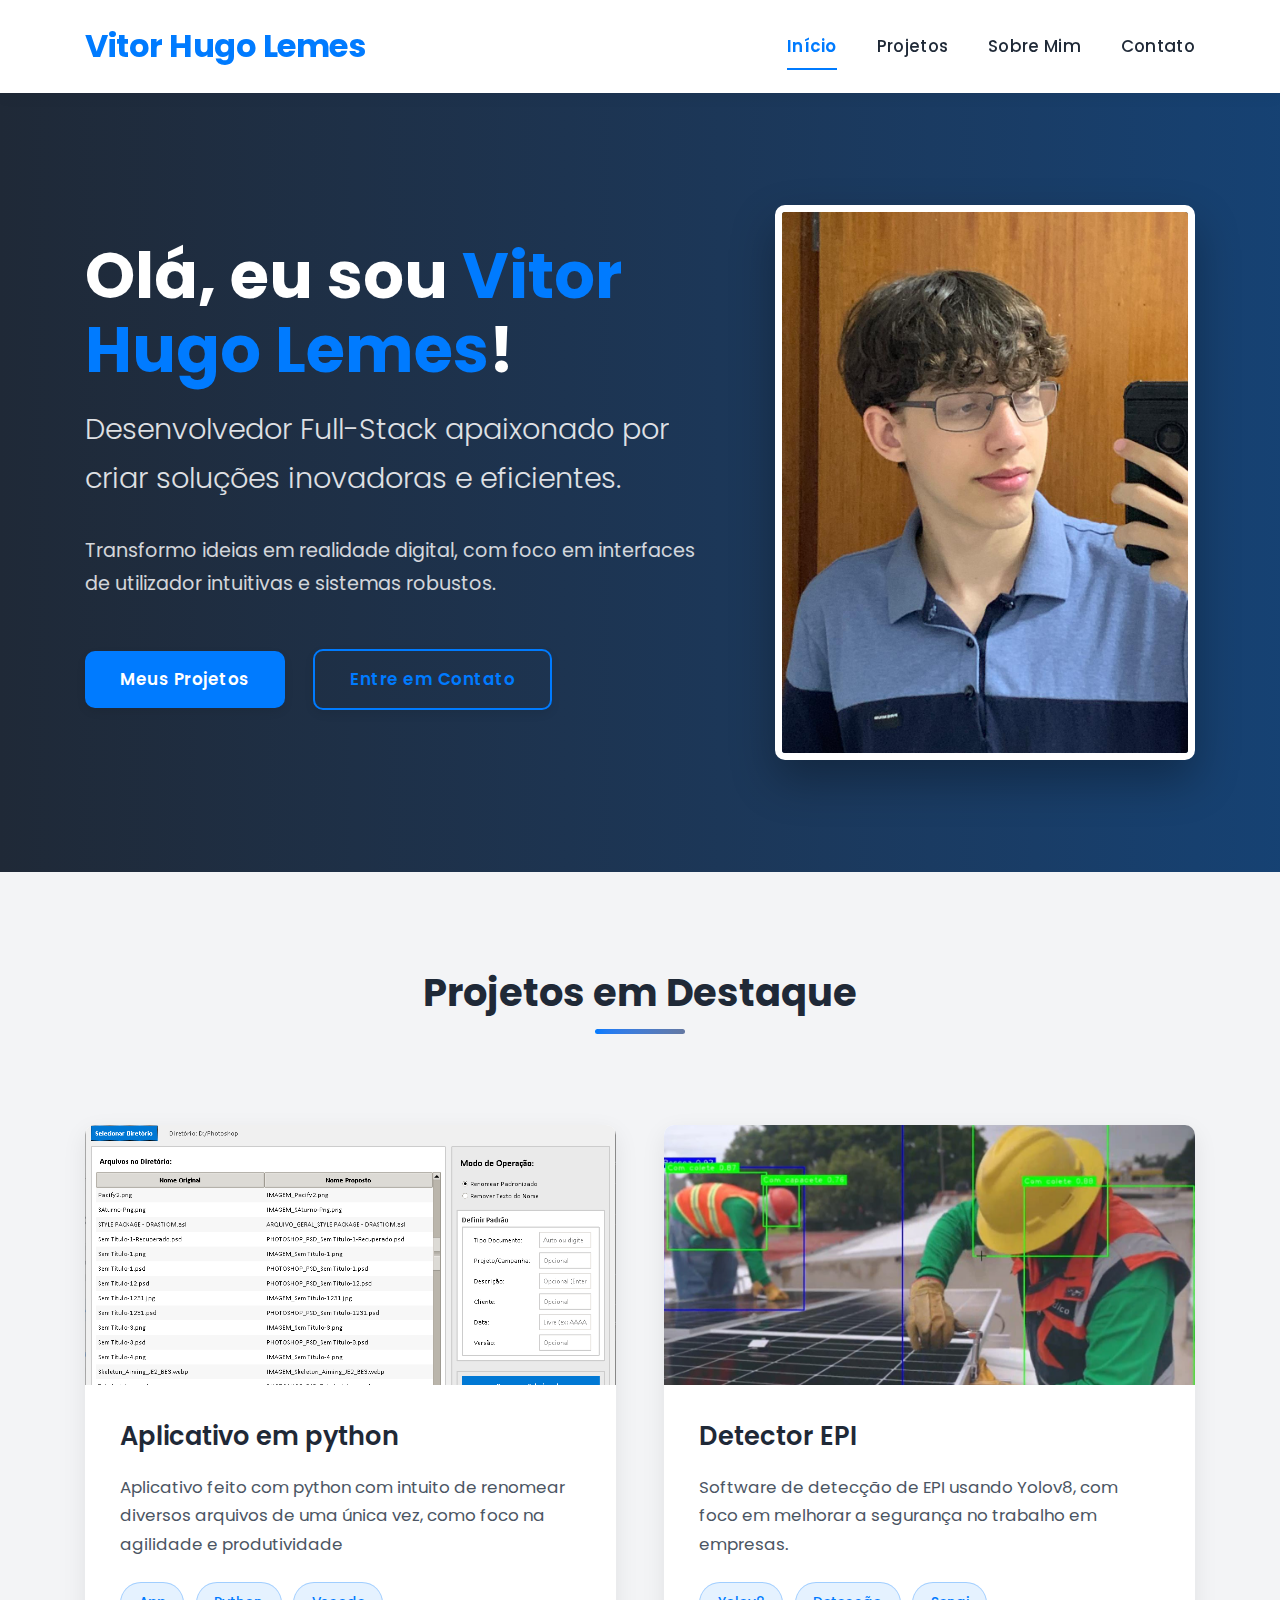
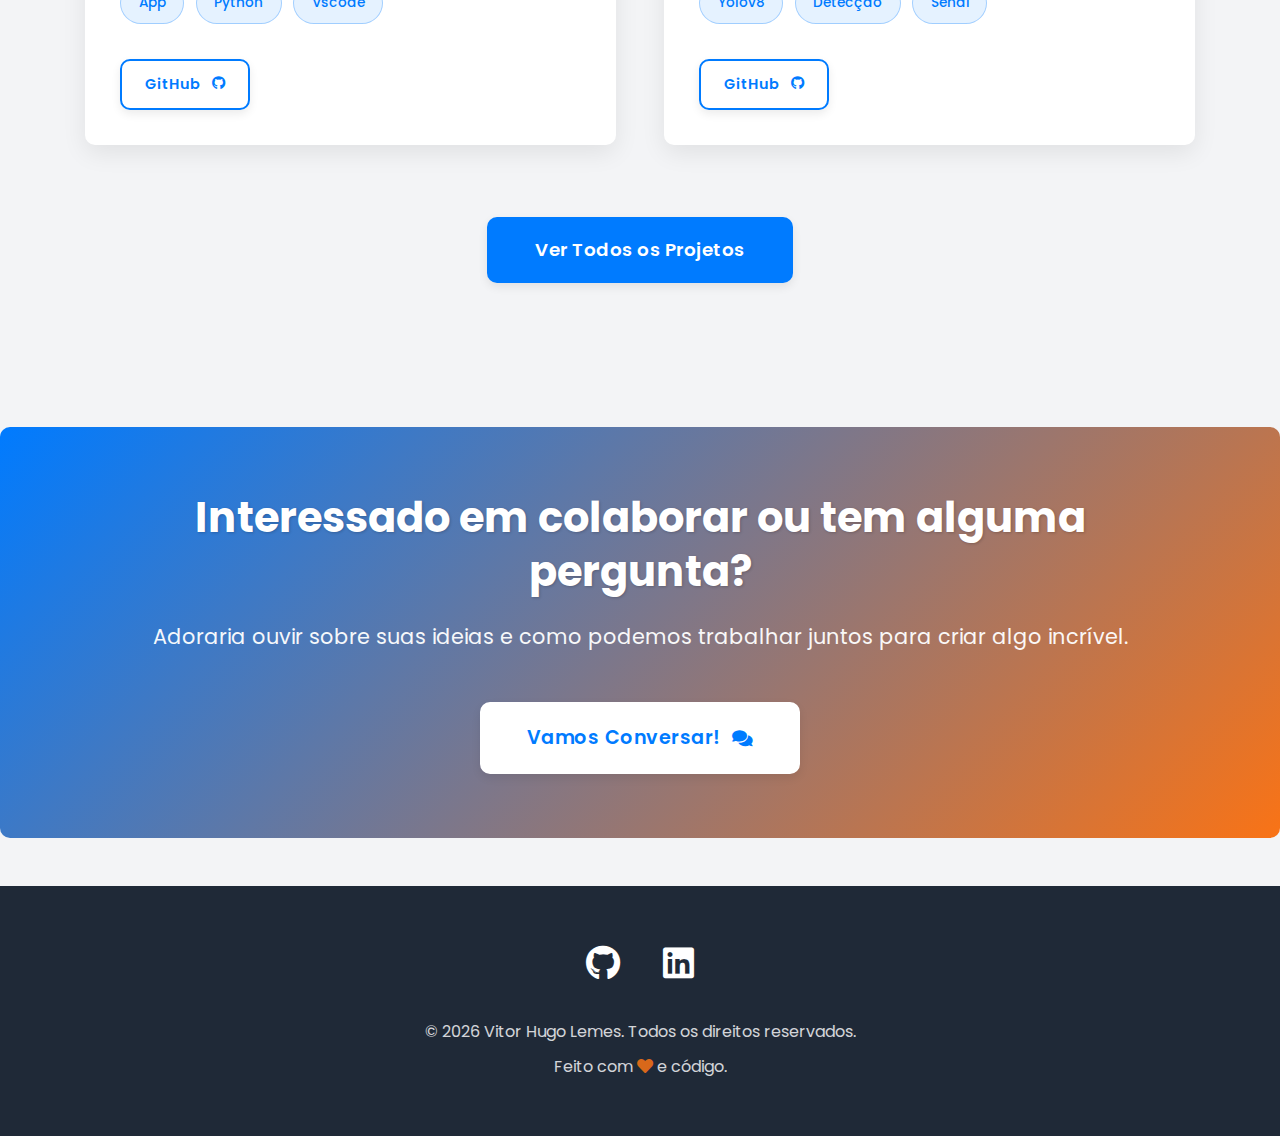
<file: index.html>
<!DOCTYPE html>
<html lang="pt-BR">
<head>
    <meta charset="UTF-8">
    <meta name="viewport" content="width=device-width, initial-scale=1.0">
    <title>Vitor Hugo Lemes - Portfólio Profissional</title> 
    <link rel="stylesheet" href="css/style.css">
    <link rel="stylesheet" href="https://cdnjs.cloudflare.com/ajax/libs/font-awesome/5.15.4/css/all.min.css">
    <link href="https://fonts.googleapis.com/css2?family=Poppins:wght@300;400;500;700&display=swap" rel="stylesheet">
</head>
<body>
    <header>
        <div class="container">
            <div class="logo">
                <a href="index.html">Vitor Hugo Lemes</a>
            </div>
            <nav class="navbar">
                <button class="menu-toggle" id="mobile-menu" aria-label="Menu">
                    <span class="bar"></span>
                    <span class="bar"></span>
                    <span class="bar"></span>
                </button>
                <ul class="nav-list">
                    <li><a href="index.html" class="active">Início</a></li>
                    <li><a href="projects.html">Projetos</a></li>
                    <li><a href="about.html">Sobre Mim</a></li>
                    <li><a href="contact.html">Contato</a></li>
                </ul>
            </nav>
        </div>
    </header>

    <main>
        <section id="hero">
            <div class="container hero-content">
                <div class="hero-text">
                    <h1>Olá, eu sou <span class="highlight">Vitor Hugo Lemes</span>!</h1>
                    <p class="subtitle">Desenvolvedor Full-Stack apaixonado por criar soluções inovadoras e eficientes.</p>
                    <p>Transformo ideias em realidade digital, com foco em interfaces de utilizador intuitivas e sistemas robustos.</p>
                    <div class="hero-buttons">
                        <a href="projects.html" class="btn btn-primary">Meus Projetos</a>
                        <a href="contact.html" class="btn btn-secondary">Entre em Contato</a>
                    </div>
                </div>
                <div class="hero-image">
                    <img src="img/index_foto.jpg" alt="Foto de Perfil de Vitor Lemes" onerror="this.onerror=null; this.src='https://placehold.co/400x400/007BFF/FFFFFF?text=Vitor+Lemes&font=poppins';">
                </div>
            </div>
        </section>

        <section id="featured-projects">
            <div class="container">
                <div class="section-title">
                    <h2>Projetos em Destaque</h2>
                </div>
                <div class="projects-grid">
                    <div class="project-card">
                        <img src="img/Renomeador.png" alt="Aplicativo Renomeador em Python" class="project-image" onerror="this.onerror=null; this.src='https://placehold.co/600x400/A9CCE3/2c3e50?text=Renomeador&font=poppins';">
                        <div class="project-info">
                            <h3>Aplicativo em python</h3>
                            <p>Aplicativo feito com python com intuito de renomear diversos arquivos de uma única vez, como foco na agilidade e produtividade</p>
                            <div class="project-tags">
                                <span>App</span><span>Python</span><span>Vscode</span>
                            </div>
                            <div class="project-links">
                                <a href="https://github.com/Vitorhlem/Renomeador" target="_blank" class="btn btn-small btn-secondary">GitHub <i class="fab fa-github"></i></a>
                            </div>
                        </div>
                    </div>
                    <div class="project-card">
                        <img src="img/EPI.png" alt="Detector de EPI" class="project-image" onerror="this.onerror=null; this.src='https://placehold.co/600x400/A9CCE3/2c3e50?text=Detector+EPI&font=poppins';">
                        <div class="project-info">
                            <h3>Detector EPI</h3>
                            <p>Software de detecção de EPI usando Yolov8, com foco em melhorar a segurança no trabalho em empresas.</p>
                            <div class="project-tags">
                                <span>Yolov8</span><span>Detecção</span><span>Senai</span>
                            </div>
                            <div class="project-links">
                                <a href="https://github.com/Vitorhlem/Detector-de-EPI-com-Yolov8" target="_blank" class="btn btn-small btn-secondary">GitHub <i class="fab fa-github"></i></a>
                            </div>
                        </div>
                    </div>
                </div>
                <div class="see-all-projects">
                    <a href="projects.html" class="btn btn-primary btn-large">Ver Todos os Projetos</a>
                </div>
            </div>
        </section>

        <section id="call-to-action">
            <div class="container">
                <h2>Interessado em colaborar ou tem alguma pergunta?</h2>
                <p>Adoraria ouvir sobre suas ideias e como podemos trabalhar juntos para criar algo incrível.</p>
                <a href="contact.html" class="btn btn-primary btn-large">Vamos Conversar! <i class="fas fa-comments"></i></a>
            </div>
        </section>
    </main>

    <footer>
        <div class="container">
            <div class="social-icons">
                <a href="https://github.com/Vitorhlem" target="_blank" aria-label="GitHub"><i class="fab fa-github"></i></a>
                <a href="https://linkedin.com/in/vitor-hugo-lemes-9aa073369" target="_blank" aria-label="LinkedIn"><i class="fab fa-linkedin"></i></a>
            </div>
            <p>&copy; <span id="currentYear">2025</span> Vitor Hugo Lemes. Todos os direitos reservados.</p>
            <p>Feito com <i class="fas fa-heart" style="color: var(--accent-color);"></i> e código.</p>
        </div>
    </footer>

    <script src="js/script.js"></script>
</body>
</html>
</file>
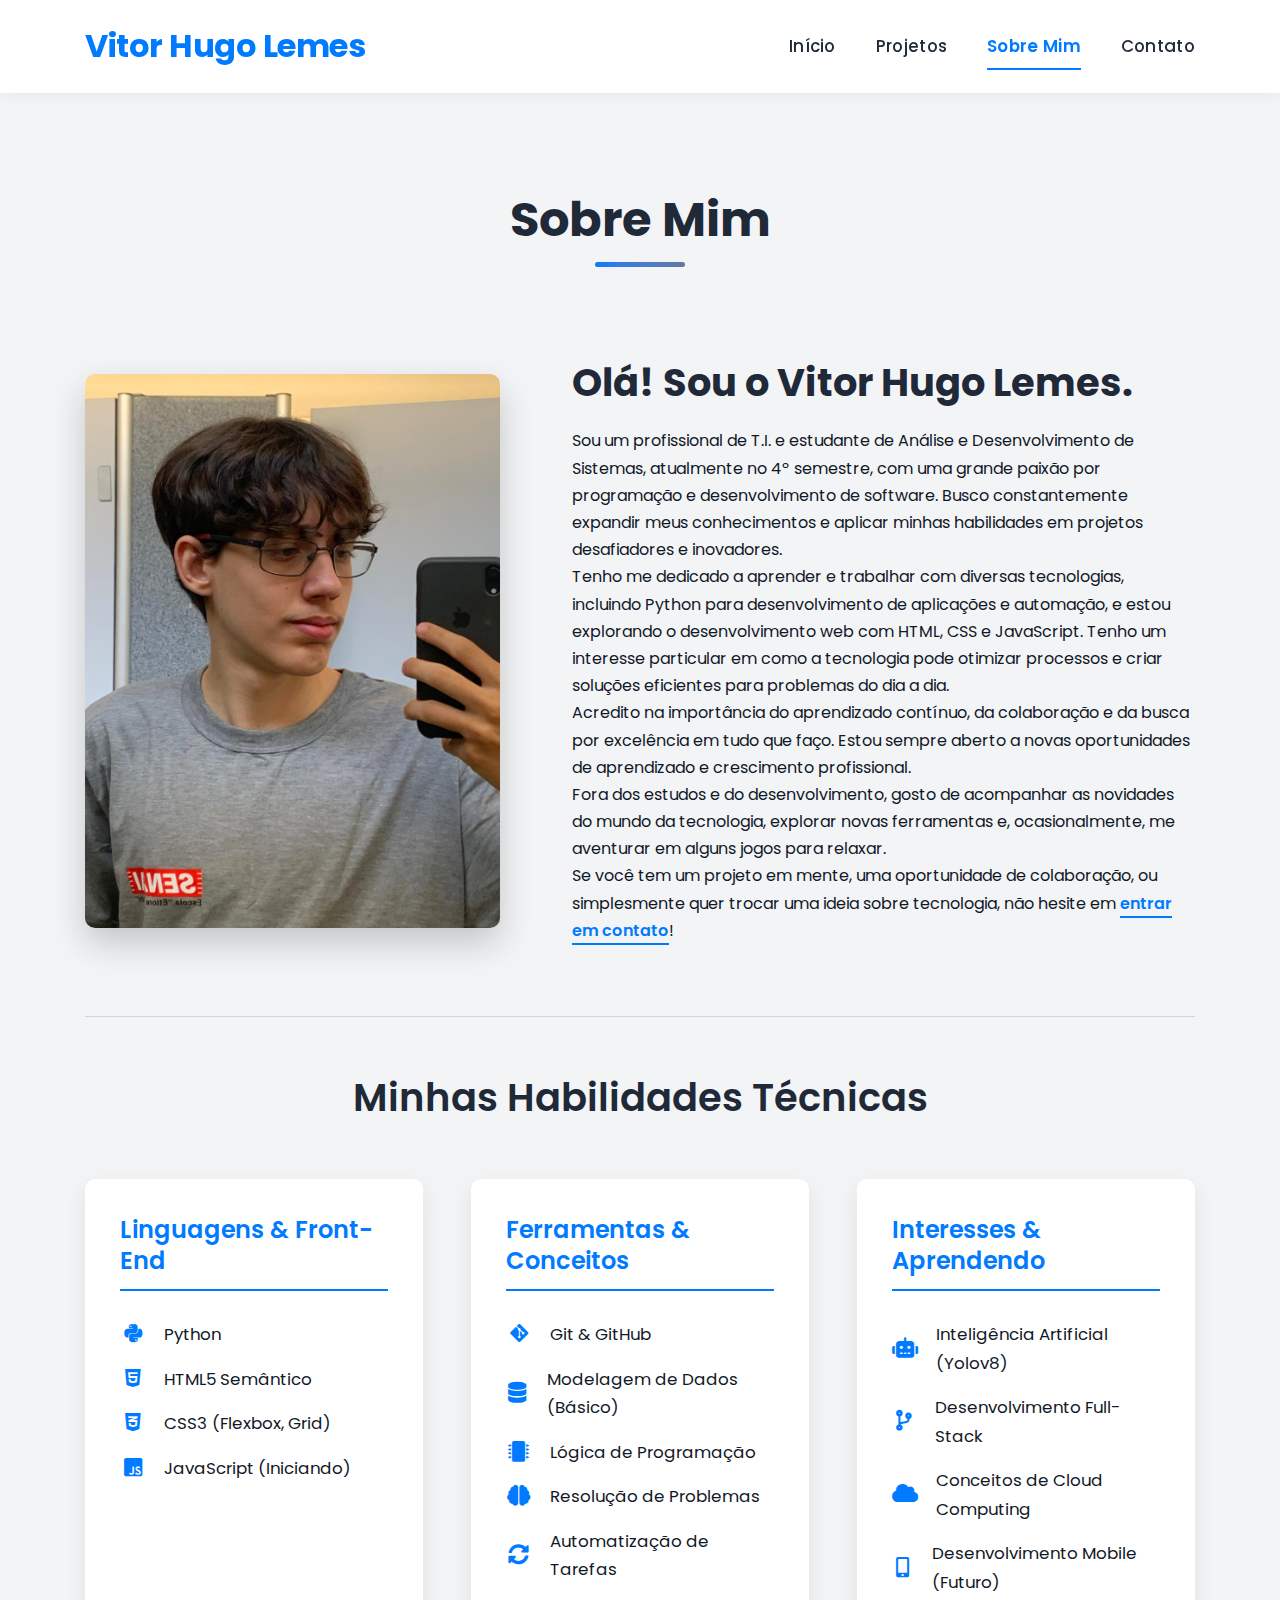
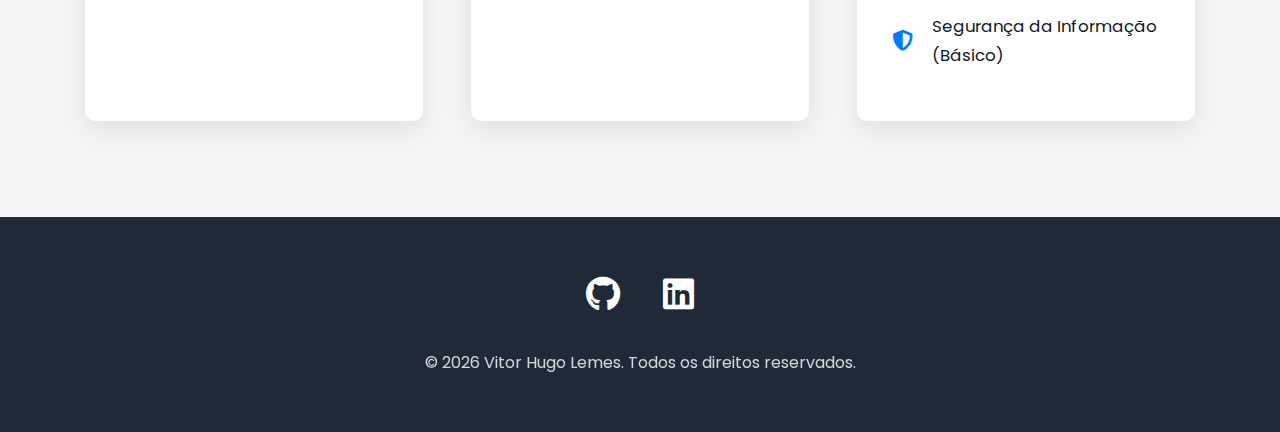
<file: about.html>
<!DOCTYPE html>
<html lang="pt-BR">
<head>
    <meta charset="UTF-8">
    <meta name="viewport" content="width=device-width, initial-scale=1.0">
    <title>Sobre Mim - Vitor Hugo Lemes</title>
    <link rel="stylesheet" href="css/style.css">
    <link rel="stylesheet" href="https://cdnjs.cloudflare.com/ajax/libs/font-awesome/5.15.4/css/all.min.css">
    <link href="https://fonts.googleapis.com/css2?family=Poppins:wght@300;400;500;700&display=swap" rel="stylesheet">
</head>
<body>
    <header>
        <div class="container">
            <div class="logo">
                <a href="index.html">Vitor Hugo Lemes</a>
            </div>
            <nav class="navbar">
                <button class="menu-toggle" id="mobile-menu" aria-label="Menu">
                    <span class="bar"></span>
                    <span class="bar"></span>
                    <span class="bar"></span>
                </button>
                <ul class="nav-list">
                    <li><a href="index.html">Início</a></li>
                    <li><a href="projects.html">Projetos</a></li>
                    <li><a href="about.html" class="active">Sobre Mim</a></li>
                    <li><a href="contact.html">Contato</a></li>
                </ul>
            </nav>
        </div>
    </header>

    <main>
        <section id="about-me">
            <div class="container">
                <div class="section-title">
                    <h1>Sobre Mim</h1>
                </div>
                <div class="about-content">
                    <div class="about-image">
                        <img src="img/About_foto.jpg" alt="Foto de Vitor Hugo Lemes" onerror="this.onerror=null; this.src='https://placehold.co/400x500/007BFF/FFFFFF?text=Vitor+Lemes&font=poppins';">
                    </div>
                    <div class="about-text">
                        <h2>Olá! Sou o <span class="highlight">Vitor Hugo Lemes</span>.</h2>
                        <p>Sou um profissional de T.I. e estudante de Análise e Desenvolvimento de Sistemas, atualmente no 4º semestre, com uma grande paixão por programação e desenvolvimento de software. Busco constantemente expandir meus conhecimentos e aplicar minhas habilidades em projetos desafiadores e inovadores.</p>
                        <p>Tenho me dedicado a aprender e trabalhar com diversas tecnologias, incluindo Python para desenvolvimento de aplicações e automação, e estou explorando o desenvolvimento web com HTML, CSS e JavaScript. Tenho um interesse particular em como a tecnologia pode otimizar processos e criar soluções eficientes para problemas do dia a dia.</p>
                        <p>Acredito na importância do aprendizado contínuo, da colaboração e da busca por excelência em tudo que faço. Estou sempre aberto a novas oportunidades de aprendizado e crescimento profissional.</p>
                        <p>Fora dos estudos e do desenvolvimento, gosto de acompanhar as novidades do mundo da tecnologia, explorar novas ferramentas e, ocasionalmente, me aventurar em alguns jogos para relaxar.</p>
                        <p>Se você tem um projeto em mente, uma oportunidade de colaboração, ou simplesmente quer trocar uma ideia sobre tecnologia, não hesite em <a href="contact.html" class="inline-link">entrar em contato</a>!</p>
                    </div>
                </div>

                <div class="skills-section">
                    <h3>Minhas Habilidades Técnicas</h3>
                    <div class="skills-grid">
                        <div class="skill-category">
                            <h4>Linguagens & Front-End</h4>
                            <ul>
                                <li><i class="fab fa-python"></i> Python</li>
                                <li><i class="fab fa-html5"></i> HTML5 Semântico</li>
                                <li><i class="fab fa-css3-alt"></i> CSS3 (Flexbox, Grid)</li>
                                <li><i class="fab fa-js-square"></i> JavaScript (Iniciando)</li>
                            </ul>
                        </div>
                        <div class="skill-category">
                            <h4>Ferramentas & Conceitos</h4>
                            <ul>
                                <li><i class="fab fa-git-alt"></i> Git & GitHub</li>
                                <li><i class="fas fa-database"></i> Modelagem de Dados (Básico)</li>
                                <li><i class="fas fa-microchip"></i> Lógica de Programação</li>
                                <li><i class="fas fa-brain"></i> Resolução de Problemas</li>
                                <li><i class="fas fa-sync-alt"></i> Automatização de Tarefas</li>
                            </ul>
                        </div>
                        <div class="skill-category">
                            <h4>Interesses & Aprendendo</h4>
                            <ul>
                                <li><i class="fas fa-robot"></i> Inteligência Artificial (Yolov8)</li>
                                <li><i class="fas fa-code-branch"></i> Desenvolvimento Full-Stack</li>
                                <li><i class="fas fa-cloud"></i> Conceitos de Cloud Computing</li>
                                <li><i class="fas fa-mobile-alt"></i> Desenvolvimento Mobile (Futuro)</li>
                                <li><i class="fas fa-shield-alt"></i> Segurança da Informação (Básico)</li>
                            </ul>
                        </div>
                    </div>
                </div>
            </div>
        </section>
    </main>

    <footer>
        <div class="container">
            <div class="social-icons">
                <a href="https://github.com/Vitorhlem" target="_blank" aria-label="GitHub"><i class="fab fa-github"></i></a>
                <a href="https://linkedin.com/in/vitor-hugo-lemes-9aa073369" target="_blank" aria-label="LinkedIn"><i class="fab fa-linkedin"></i></a>
            </div>
            <p>&copy; <span id="currentYear">2025</span> Vitor Hugo Lemes. Todos os direitos reservados.</p>
        </div>
    </footer>

    <script src="js/script.js"></script>
</body>
</html>
</file>
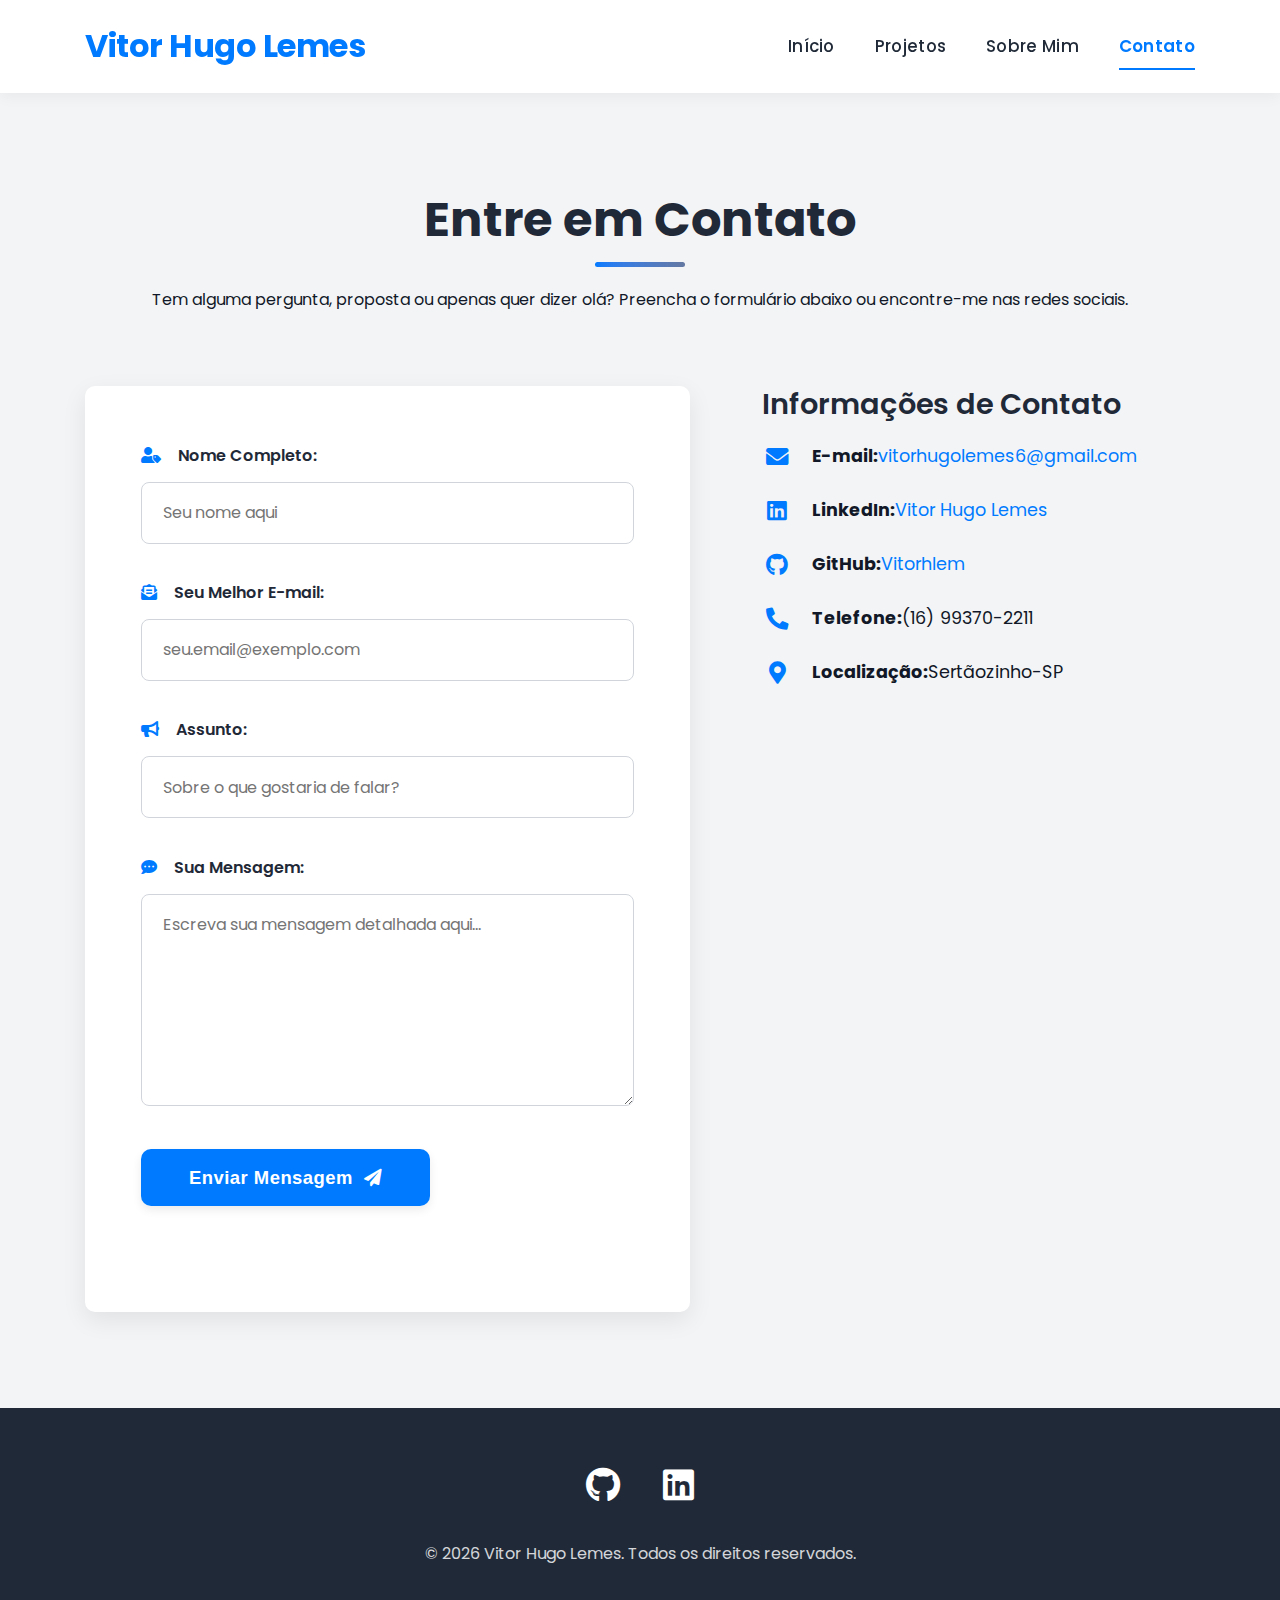
<file: contact.html>
<!DOCTYPE html>
<html lang="pt-BR">
<head>
    <meta charset="UTF-8">
    <meta name="viewport" content="width=device-width, initial-scale=1.0">
    <title>Contato - Vitor Hugo Lemes</title>
    <link rel="stylesheet" href="css/style.css">
    <link rel="stylesheet" href="https://cdnjs.cloudflare.com/ajax/libs/font-awesome/5.15.4/css/all.min.css">
    <link href="https://fonts.googleapis.com/css2?family=Poppins:wght@300;400;500;700&display=swap" rel="stylesheet">
</head>
<body>
    <header>
        <div class="container">
            <div class="logo">
                <a href="index.html">Vitor Hugo Lemes</a>
            </div>
            <nav class="navbar">
                <button class="menu-toggle" id="mobile-menu" aria-label="Menu">
                    <span class="bar"></span>
                    <span class="bar"></span>
                    <span class="bar"></span>
                </button>
                <ul class="nav-list">
                    <li><a href="index.html">Início</a></li>
                    <li><a href="projects.html">Projetos</a></li>
                    <li><a href="about.html">Sobre Mim</a></li>
                    <li><a href="contact.html" class="active">Contato</a></li>
                </ul>
            </nav>
        </div>
    </header>

    <main>
        <section id="contact-form-section">
            <div class="container">
                <div class="section-title">
                    <h1>Entre em Contato</h1>
                    <p>Tem alguma pergunta, proposta ou apenas quer dizer olá? Preencha o formulário abaixo ou encontre-me nas redes sociais.</p>
                </div>
                <div class="contact-wrapper">
                    <form id="contactForm" class="contact-form" action="https://formspree.io/f/YOUR_FORMSPREE_ID" method="POST">
                        <div class="form-group">
                            <label for="name"><i class="fas fa-user-tag"></i> Nome Completo:</label>
                            <input type="text" id="name" name="name" required placeholder="Seu nome aqui">
                        </div>
                        <div class="form-group">
                            <label for="email"><i class="fas fa-envelope-open-text"></i> Seu Melhor E-mail:</label>
                            <input type="email" id="email" name="email" required placeholder="seu.email@exemplo.com">
                        </div>
                        <div class="form-group">
                            <label for="subject"><i class="fas fa-bullhorn"></i> Assunto:</label>
                            <input type="text" id="subject" name="subject" required placeholder="Sobre o que gostaria de falar?">
                        </div>
                        <div class="form-group">
                            <label for="message"><i class="fas fa-comment-dots"></i> Sua Mensagem:</label>
                            <textarea id="message" name="message" rows="7" required placeholder="Escreva sua mensagem detalhada aqui..."></textarea>
                        </div>
                        <button type="submit" class="btn btn-primary btn-large">Enviar Mensagem <i class="fas fa-paper-plane"></i></button>
                        <div id="form-status"></div>
                    </form>
                    <div class="contact-info">
                        <h3>Informações de Contato</h3>
                        <p><i class="fas fa-envelope"></i> <strong>E-mail: </strong> <a href="mailto:vitorhugolemes6@gmail.com">vitorhugolemes6@gmail.com</a></p>
                        <p><i class="fab fa-linkedin"></i> <strong>LinkedIn: </strong> <a href="https://linkedin.com/in/vitor-hugo-lemes-9aa073369" target="_blank">Vitor Hugo Lemes</a></p>
                        <p><i class="fab fa-github"></i> <strong>GitHub: </strong> <a href="https://github.com/Vitorhlem" target="_blank">Vitorhlem</a></p>
                        <p><i class="fas fa-phone-alt"></i> <strong>Telefone: </strong> (16) 99370-2211 </p>
                        <p><i class="fas fa-map-marker-alt"></i> <strong>Localização: </strong> Sertãozinho-SP</p>
                    </div>
                </div>
            </div>
        </section>
    </main>

    <footer>
        <div class="container">
            <div class="social-icons">
                <a href="https://github.com/Vitorhlem" target="_blank" aria-label="GitHub"><i class="fab fa-github"></i></a>
                <a href="https://linkedin.com/in/vitor-hugo-lemes-9aa073369" target="_blank" aria-label="LinkedIn"><i class="fab fa-linkedin"></i></a>
            </div>
            <p>&copy; <span id="currentYear">2025</span> Vitor Hugo Lemes. Todos os direitos reservados.</p>
        </div>
    </footer>

    <script src="js/script.js"></script>
</body>
</html>
</file>
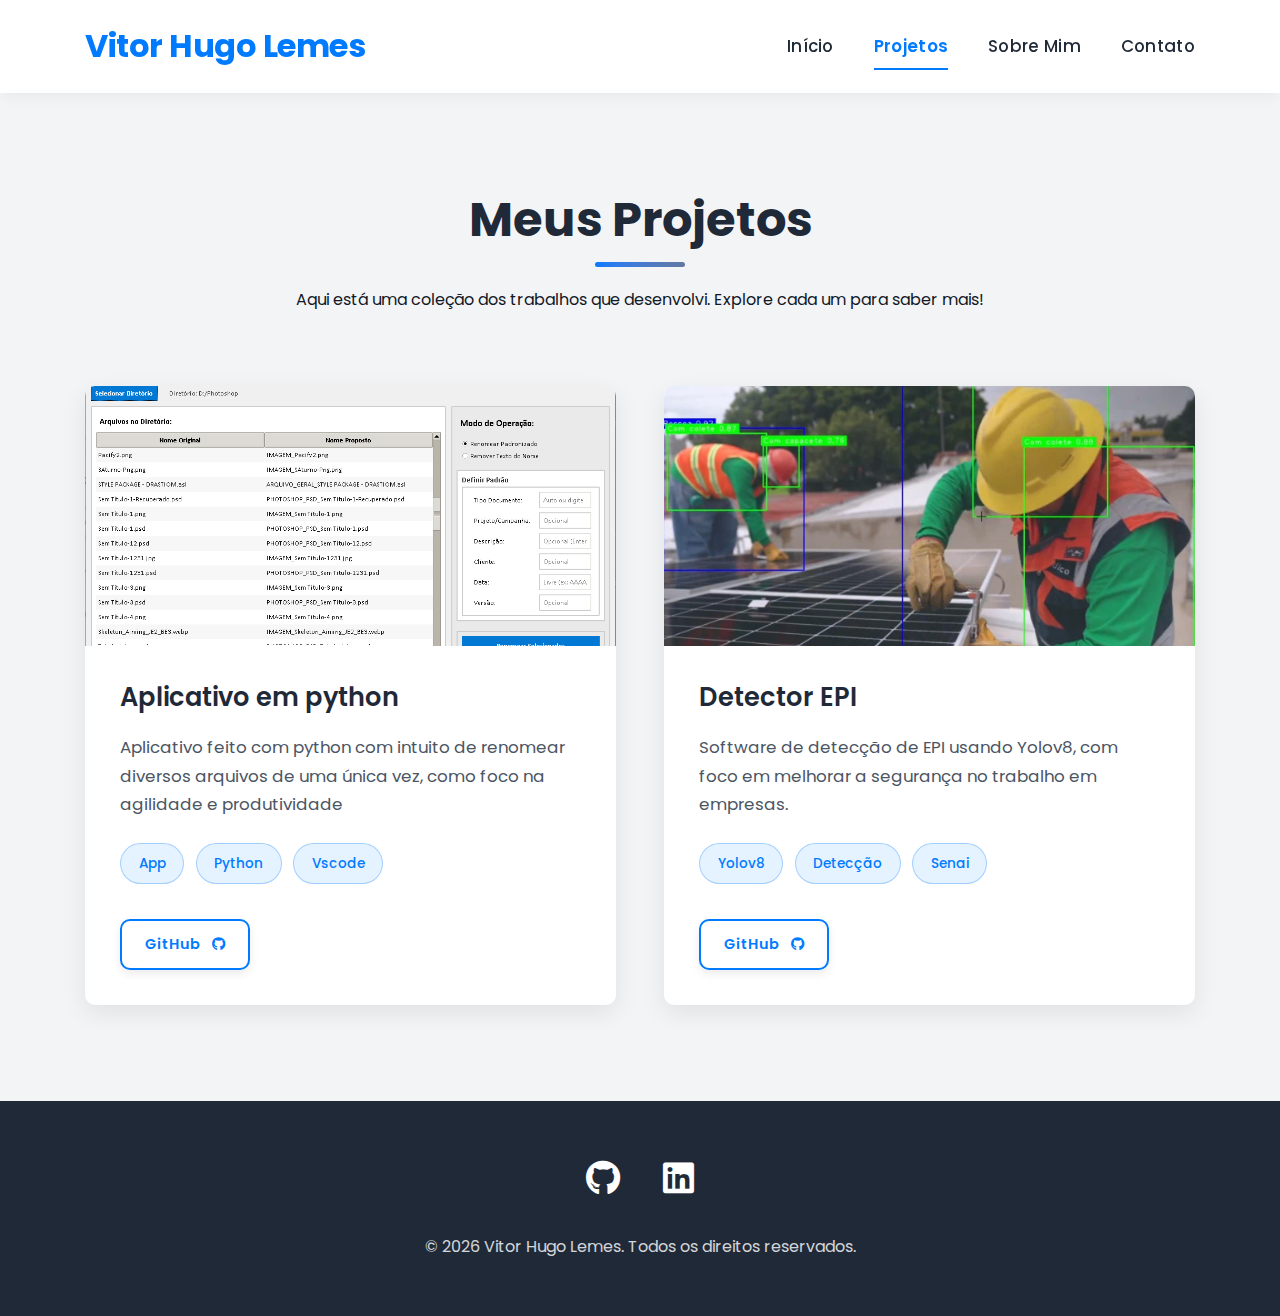
<file: projects.html>
<!DOCTYPE html>
<html lang="pt-BR">
<head>
    <meta charset="UTF-8">
    <meta name="viewport" content="width=device-width, initial-scale=1.0">
    <title>Projetos - Vitor Hugo Lemes</title>
    <link rel="stylesheet" href="css/style.css">
    <link rel="stylesheet" href="https://cdnjs.cloudflare.com/ajax/libs/font-awesome/5.15.4/css/all.min.css">
    <link href="https://fonts.googleapis.com/css2?family=Poppins:wght@300;400;500;700&display=swap" rel="stylesheet">
</head>
<body>
    <header>
        <div class="container">
            <div class="logo">
                <a href="index.html">Vitor Hugo Lemes</a>
            </div>
            <nav class="navbar">
                <button class="menu-toggle" id="mobile-menu" aria-label="Menu">
                    <span class="bar"></span>
                    <span class="bar"></span>
                    <span class="bar"></span>
                </button>
                <ul class="nav-list">
                    <li><a href="index.html">Início</a></li>
                    <li><a href="projects.html" class="active">Projetos</a></li>
                    <li><a href="about.html">Sobre Mim</a></li>
                    <li><a href="contact.html">Contato</a></li>
                </ul>
            </nav>
        </div>
    </header>

    <main>
        <section id="all-projects">
            <div class="container">
                <div class="section-title">
                    <h1>Meus Projetos</h1>
                    <p>Aqui está uma coleção dos trabalhos que desenvolvi. Explore cada um para saber mais!</p>
                </div>
                <div class="projects-grid">
                    <div class="project-card">
                        <img src="img/Renomeador.png" alt="Aplicativo Renomeador em Python" class="project-image" onerror="this.onerror=null; this.src='https://placehold.co/600x400/A9CCE3/2c3e50?text=Renomeador&font=poppins';">
                        <div class="project-info">
                            <h3>Aplicativo em python</h3>
                            <p>Aplicativo feito com python com intuito de renomear diversos arquivos de uma única vez, como foco na agilidade e produtividade</p>
                            <div class="project-tags">
                                <span>App</span><span>Python</span><span>Vscode</span>
                            </div>
                            <div class="project-links">
                                <a href="https://github.com/Vitorhlem/Renomeador" target="_blank" class="btn btn-small btn-secondary">GitHub <i class="fab fa-github"></i></a>
                            </div>
                        </div>
                    </div>
                    <div class="project-card">
                        <img src="img/EPI.png" alt="Detector de EPI" class="project-image" onerror="this.onerror=null; this.src='https://placehold.co/600x400/A9CCE3/2c3e50?text=Detector+EPI&font=poppins';">
                        <div class="project-info">
                            <h3>Detector EPI</h3>
                            <p>Software de detecção de EPI usando Yolov8, com foco em melhorar a segurança no trabalho em empresas.</p>
                            <div class="project-tags">
                                <span>Yolov8</span><span>Detecção</span><span>Senai</span>
                            </div>
                            <div class="project-links">
                                <a href="https://github.com/Vitorhlem/Detector-de-EPI-com-Yolov8" target="_blank" class="btn btn-small btn-secondary">GitHub <i class="fab fa-github"></i></a>
                            </div>
                        </div>
                    </div>
    </main>

    <footer>
        <div class="container">
            <div class="social-icons">
                <a href="https://github.com/Vitorhlem" target="_blank" aria-label="GitHub"><i class="fab fa-github"></i></a>
                <a href="https://linkedin.com/in/vitor-hugo-lemes-9aa073369" target="_blank" aria-label="LinkedIn"><i class="fab fa-linkedin"></i></a>
            </div>
            <p>&copy; <span id="currentYear">2025</span> Vitor Hugo Lemes. Todos os direitos reservados.</p>
        </div>
    </footer>

    <script src="js/script.js"></script>
</body>
</html>
</file>
<file: css/style.css>
/* === GERAL & RESET === */
:root {
    --primary-color: #007bff;
    --primary-color-rgb: 0, 123, 255;
    --secondary-color: #1f2937;
    --accent-color: #f97316;
    --light-gray-color: #f3f4f6;
    --medium-gray-color: #d1d5db;
    --dark-gray-color: #4b5563;
    --text-color: #111827;
    --white-color: #fff;
    --success-color: #10b981;
    --error-color: #ef4444;

    --font-primary: 'Poppins', sans-serif;
    --font-headings: 'Poppins', sans-serif;

    --container-width: 1140px;
    --border-radius: 10px;
    --box-shadow: 0 8px 25px rgba(0, 0, 0, 0.08);
    --transition-speed: 0.3s;
}

* {
    margin: 0;
    padding: 0;
    box-sizing: border-box;
}

html {
    scroll-behavior: smooth;
    font-size: 16px;
}

body {
    font-family: var(--font-primary);
    line-height: 1.7;
    color: var(--text-color);
    background-color: var(--light-gray-color);
    display: flex;
    flex-direction: column;
    min-height: 100vh;
    -webkit-font-smoothing: antialiased;
    -moz-osx-font-smoothing: grayscale;
}

main {
    flex-grow: 1;
}

.container {
    width: 90%;
    max-width: var(--container-width);
    margin: 0 auto;
    padding: 0 15px;
}

img {
    max-width: 100%;
    height: auto;
    display: block;
}

a {
    text-decoration: none;
    color: var(--primary-color);
    transition: color var(--transition-speed) ease;
}

a:hover {
    color: color-mix(in srgb, var(--primary-color) 75%, black);
}

h1, h2, h3, h4 {
    font-family: var(--font-headings);
    color: var(--secondary-color);
    margin-bottom: 1.2rem;
    line-height: 1.3;
    font-weight: 600;
}

h1 { font-size: 3rem; font-weight: 700;}
h2 { font-size: 2.4rem; font-weight: 700;}
h3 { font-size: 1.75rem; }

/* === CABEÇALHO & NAVEGAÇÃO === */
header {
    background-color: var(--white-color);
    color: var(--secondary-color);
    padding: 1.2rem 0;
    position: sticky;
    top: 0;
    z-index: 1000; /* Garante que o header fique acima de outros elementos */
    box-shadow: 0 3px 15px rgba(0,0,0,0.05);
}

header .container {
    display: flex;
    justify-content: space-between;
    align-items: center;
}

.logo a {
    font-size: 2rem;
    font-weight: 700;
    color: var(--primary-color);
    letter-spacing: -0.5px;
}

.navbar .nav-list {
    list-style: none;
    display: flex;
}

.navbar .nav-list li {
    margin-left: 2.5rem;
}

.navbar .nav-list a {
    color: var(--secondary-color);
    font-weight: 500;
    padding: 0.5rem 0;
    position: relative;
    font-size: 1.05rem;
    letter-spacing: 0.3px;
}

.navbar .nav-list a::after {
    content: '';
    position: absolute;
    bottom: -4px;
    left: 0;
    width: 0;
    height: 2px;
    background-color: var(--primary-color);
    transition: width var(--transition-speed) ease;
}

.navbar .nav-list a:hover::after,
.navbar .nav-list a.active::after {
    width: 100%;
}
.navbar .nav-list a.active {
    color: var(--primary-color);
    font-weight: 600;
}

.menu-toggle {
    display: none;
    background: none;
    border: none;
    color: var(--secondary-color);
    font-size: 1.8rem;
    cursor: pointer;
    z-index: 1001; /* Garante que o botão hamburguer fique acima do menu quando aberto */
}
.menu-toggle .bar {
    display: block;
    width: 28px;
    height: 3px;
    margin: 6px auto;
    background-color: var(--secondary-color);
    border-radius: 3px;
    transition: all var(--transition-speed) ease-in-out;
}

/* === BOTÕES === */
.btn {
    display: inline-flex;
    align-items: center;
    justify-content: center;
    padding: 0.9rem 2.2rem;
    border-radius: var(--border-radius);
    font-weight: 600;
    transition: background-color var(--transition-speed) ease, transform var(--transition-speed) ease, box-shadow var(--transition-speed) ease;
    text-align: center;
    border: none;
    cursor: pointer;
    font-size: 1.05rem;
    box-shadow: 0 4px 10px rgba(0,0,0,0.08);
    letter-spacing: 0.5px;
}
.btn:hover {
    transform: translateY(-3px) scale(1.03);
    box-shadow: 0 7px 15px rgba(var(--primary-color-rgb), 0.2);
}
.btn:active {
    transform: translateY(-1px) scale(0.98);
    box-shadow: 0 3px 7px rgba(var(--primary-color-rgb), 0.15);
}

.btn-primary {
    background-color: var(--primary-color);
    color: var(--white-color);
}
.btn-primary:hover {
    background-color: color-mix(in srgb, var(--primary-color) 88%, black);
    color: var(--white-color);
}

.btn-secondary {
    background-color: transparent;
    color: var(--primary-color);
    border: 2px solid var(--primary-color);
}
.btn-secondary:hover {
    background-color: var(--primary-color);
    color: var(--white-color);
}

.btn-small {
    padding: 0.7rem 1.4rem;
    font-size: 0.9rem;
}
.btn-large {
    padding: 1.1rem 3rem;
    font-size: 1.15rem;
}
.btn i {
    margin-left: 0.7rem;
    font-size: 0.95em;
}


/* === SEÇÃO HERO (PÁGINA INICIAL) === */
#hero {
    background: linear-gradient(to right, var(--secondary-color) 0%, color-mix(in srgb, var(--secondary-color) 70%, var(--primary-color)) 100%);
    padding: 7rem 0;
    color: var(--white-color);
    text-align: center;
    position: relative;
}
#hero .hero-content {
    display: flex;
    align-items: center;
    justify-content: space-between;
    gap: 3.5rem;
    position: relative;
    z-index: 1;
}
#hero .hero-text {
    flex-basis: 58%;
    text-align: left;
}
#hero h1 {
    font-size: 4rem;
    margin-bottom: 1.2rem;
    color: var(--white-color);
    font-weight: 700;
    line-height: 1.15;
}
#hero .highlight {
    color: var(--primary-color);
}
#hero .subtitle {
    font-size: 1.8rem;
    margin-bottom: 2rem;
    font-weight: 300;
    color: var(--light-gray-color);
    opacity: 0.9;
}
#hero p {
    font-size: 1.2rem;
    margin-bottom: 3rem;
    color: var(--light-gray-color);
    opacity: 0.85;
}
.hero-buttons .btn {
    margin-right: 1.5rem;
    margin-bottom: 1rem;
}
.hero-image {
    flex-basis: 38%;
    text-align: center;
}
.hero-image img {
    max-width: 420px;
    border-radius: var(--border-radius);
    border: 7px solid var(--white-color);
    box-shadow: 0 20px 45px rgba(0,0,0,0.3);
    transition: transform 0.5s ease-in-out;
}
.hero-image img:hover {
    transform: scale(1.05) rotate(2deg);
}

/* === SEÇÕES DE CONTEÚDO GERAL === */
main section {
    padding: 6rem 0;
}
main section:nth-child(even) {
    background-color: var(--white-color);
}
.section-title {
    text-align: center;
    margin-bottom: 4.5rem;
}
.section-title h1, .section-title h2 {
    position: relative;
    display: inline-block;
    padding-bottom: 1rem;
    font-weight: 700;
}
.section-title h1::after, .section-title h2::after {
    content: '';
    position: absolute;
    bottom: 0;
    left: 50%;
    transform: translateX(-50%);
    width: 90px;
    height: 5px;
    background: linear-gradient(to right, var(--primary-color), color-mix(in srgb, var(--primary-color) 60%, var(--accent-color)));
    border-radius: 3px;
}

/* === PROJETOS === */
#featured-projects, #all-projects {
    background-color: var(--light-gray-color);
}
.projects-grid {
    display: grid;
    grid-template-columns: repeat(auto-fit, minmax(360px, 1fr));
    gap: 3rem;
}
.project-card {
    background-color: var(--white-color);
    border-radius: var(--border-radius);
    box-shadow: var(--box-shadow);
    overflow: hidden;
    display: flex;
    flex-direction: column;
    transition: transform 0.4s cubic-bezier(0.25, 0.8, 0.25, 1), box-shadow 0.4s cubic-bezier(0.25, 0.8, 0.25, 1);
}
.project-card:hover {
    transform: translateY(-15px) scale(1.035);
    box-shadow: 0 18px 38px rgba(0,0,0,0.25);
}
.project-image {
    width: 100%;
    height: 260px;
    object-fit: cover;
    transition: transform 0.5s ease-in-out;
}
.project-card:hover .project-image {
    transform: scale(1.05);
}
.project-info {
    padding: 2.2rem;
    flex-grow: 1;
    display: flex;
    flex-direction: column;
}
.project-info h3 {
    margin-top: 0;
    color: var(--secondary-color);
    font-size: 1.6rem;
}
.project-info p {
    font-size: 1.05rem;
    color: var(--dark-gray-color);
    margin-bottom: 1.5rem;
    flex-grow: 1;
}
.project-tags {
    margin-bottom: 1.5rem;
}
.project-tags span {
    display: inline-block;
    background-color: color-mix(in srgb, var(--primary-color) 10%, transparent);
    color: var(--primary-color);
    padding: 0.5rem 1.1rem;
    border-radius: 25px;
    font-size: 0.85rem;
    font-weight: 500;
    margin-right: 0.7rem;
    margin-bottom: 0.7rem;
    border: 1px solid color-mix(in srgb, var(--primary-color) 30%, transparent);
}
.project-links {
    margin-top: auto;
    display: flex;
    gap: 1.2rem;
    flex-wrap: wrap;
}
.see-all-projects {
    text-align: center;
    margin-top: 4.5rem;
}

/* === CALL TO ACTION === */
#call-to-action {
    background: linear-gradient(135deg, var(--primary-color), var(--accent-color));
    color: var(--white-color);
    text-align: center;
    border-radius: var(--border-radius);
    margin: 3rem auto;
    padding: 4rem 2.5rem;
}
#call-to-action h2 {
    color: var(--white-color);
    font-size: 2.6rem;
    font-weight: 700;
    text-shadow: 1px 1px 3px rgba(0,0,0,0.2);
}
#call-to-action p {
    font-size: 1.3rem;
    margin-bottom: 3rem;
    opacity: 0.95;
}
#call-to-action .btn-primary {
    background-color: var(--white-color);
    color: var(--primary-color);
    border: 2px solid var(--white-color);
    font-size: 1.2rem;
    padding: 1.1rem 2.8rem;
}
#call-to-action .btn-primary:hover {
    background-color: transparent;
    color: var(--white-color);
}


/* === PÁGINA SOBRE MIM === */
#about-me .about-content {
    display: flex;
    gap: 4.5rem;
    align-items: center;
}
#about-me .about-image {
    flex-basis: 40%;
    max-width: 420px;
}
#about-me .about-image img {
    border-radius: var(--border-radius);
    box-shadow: 0 15px 35px rgba(0,0,0,0.2);
    filter: saturate(1.1);
}
#about-me .about-text {
    flex-basis: 60%;
}
#about-me .about-text h2 {
    margin-top: 0;
    font-size: 2.4rem;
}
.inline-link {
    font-weight: 600;
    border-bottom: 2px solid var(--primary-color);
    padding-bottom: 1px;
}
.inline-link:hover {
    color: var(--accent-color);
    border-bottom-color: var(--accent-color);
}
.skills-section {
    margin-top: 4.5rem;
    padding-top: 3.5rem;
    border-top: 1px solid var(--medium-gray-color);
}
.skills-section h3 {
    text-align: center;
    margin-bottom: 3.5rem;
    font-size: 2.4rem;
}
.skills-grid {
    display: grid;
    grid-template-columns: repeat(auto-fit, minmax(320px, 1fr));
    gap: 3rem;
}
.skill-category {
    background-color: var(--white-color);
    padding: 2.2rem;
    border-radius: var(--border-radius);
    box-shadow: var(--box-shadow);
    transition: transform 0.3s ease, box-shadow 0.3s ease;
}
.skill-category:hover {
    transform: translateY(-8px);
    box-shadow: 0 10px 20px rgba(0,0,0,0.12);
}
.skill-category h4 {
    color: var(--primary-color);
    margin-bottom: 1.8rem;
    border-bottom: 2px solid var(--primary-color);
    padding-bottom: 0.8rem;
    display: inline-block;
    font-size: 1.5rem;
}
.skill-category ul {
    list-style: none;
}
.skill-category ul li {
    margin-bottom: 1rem;
    display: flex;
    align-items: center;
    font-size: 1.05rem;
}
.skill-category ul li i {
    margin-right: 1.2rem;
    color: var(--primary-color);
    width: 25px;
    text-align: center;
    font-size: 1.3rem;
}

/* === PÁGINA DE CONTATO === */
#contact-form-section {
    background-color: var(--light-gray-color);
}
.contact-wrapper {
    display: flex;
    gap: 4.5rem;
    margin-top: 3.5rem;
}
.contact-form {
    flex-basis: 58%;
    background-color: var(--white-color);
    padding: 3.5rem;
    border-radius: var(--border-radius);
    box-shadow: var(--box-shadow);
}
.form-group {
    margin-bottom: 2.2rem;
}
.form-group label {
    display: block;
    margin-bottom: 0.8rem;
    font-weight: 600;
    color: var(--secondary-color);
    font-size: 1rem;
}
.form-group label i {
    margin-right: 0.8rem;
    color: var(--primary-color);
}
.form-group input[type="text"],
.form-group input[type="email"],
.form-group textarea {
    width: 100%;
    padding: 1.1rem 1.3rem;
    border: 1px solid var(--medium-gray-color);
    border-radius: 8px;
    font-family: var(--font-primary);
    font-size: 1rem;
    transition: border-color var(--transition-speed) ease, box-shadow var(--transition-speed) ease;
    background-color: var(--white-color);
}
.form-group input[type="text"]:focus,
.form-group input[type="email"]:focus,
.form-group textarea:focus {
    outline: none;
    border-color: var(--primary-color);
    box-shadow: 0 0 0 4px rgba(var(--primary-color-rgb), 0.2);
}
.form-group textarea {
    resize: vertical;
    min-height: 150px;
}
#form-status {
    margin-top: 1.5rem;
    font-weight: 500;
    text-align: center;
    padding: 0.8rem;
    border-radius: 6px;
    font-size: 0.95rem;
}
#form-status.success {
    color: var(--success-color);
    background-color: color-mix(in srgb, var(--success-color) 15%, transparent);
    border: 1px solid color-mix(in srgb, var(--success-color) 50%, transparent);
}
#form-status.error {
    color: var(--error-color);
    background-color: color-mix(in srgb, var(--error-color) 15%, transparent);
    border: 1px solid color-mix(in srgb, var(--error-color) 50%, transparent);
}

.contact-info {
    flex-basis: 42%;
}
.contact-info h3 {
    margin-top: 0;
    color: var(--secondary-color);
    font-size: 1.8rem;
}
.contact-info p {
    margin-bottom: 1.5rem;
    display: flex;
    align-items: center;
    font-size: 1.1rem;
}
.contact-info p i {
    margin-right: 1.2rem;
    color: var(--primary-color);
    font-size: 1.4rem;
    width: 30px;
    text-align: center;
}
.map-placeholder p {
    font-style: italic;
    color: var(--text-color-muted);
    text-align: center;
    margin-bottom: 0.5rem;
}

/* === RODAPÉ === */
footer {
    background-color: var(--secondary-color);
    color: var(--light-gray-color);
    text-align: center;
    padding: 3rem 0;
    margin-top: auto;
}
.social-icons {
    margin-bottom: 1.5rem;
}
.social-icons a {
    color: var(--white-color);
    font-size: 2.2rem;
    margin: 0 1.2rem;
    transition: color var(--transition-speed) ease, transform var(--transition-speed) ease;
}
.social-icons a:hover {
    color: var(--primary-color);
    transform: translateY(-4px) scale(1.15);
}
footer p {
    font-size: 1rem;
    margin-bottom: 0.5rem;
    opacity: 0.85;
}
footer p .fa-heart {
    transition: transform 0.3s ease;
    color: var(--accent-color);
}
footer p:hover .fa-heart {
    transform: scale(1.4);
}


/* === RESPONSIVIDADE === */
@media (max-width: 992px) {
    html { font-size: 15px; }
    .container { width: 95%; }
    h1 { font-size: 2.6rem; } h2 { font-size: 2rem; } h3 { font-size: 1.5rem; }
    #hero h1 { font-size: 3.4rem; }
    #hero .subtitle { font-size: 1.6rem; }
    .projects-grid { grid-template-columns: repeat(auto-fit, minmax(320px, 1fr)); }
}

@media (max-width: 768px) {
    html { font-size: 14px; }
    header .container {
        flex-direction: column;
        gap: 1rem;
    }
    .navbar { 
        width: 100%;
        display: flex;
        justify-content: space-between; 
        align-items: center;
    }
    .logo { 
        align-self: flex-start;
    }
    .menu-toggle {
        display: block;
    }
    .navbar .nav-list {
        display: none;
        flex-direction: column;
        width: 100%;
        text-align: center;
        background-color: color-mix(in srgb, var(--secondary-color) 97%, black);
        padding: 1rem 0;
        box-shadow: 0 5px 10px rgba(0,0,0,0.2);
        margin-top: 1rem; 
    }
    .navbar .nav-list.active { /* Quando o menu está ativo */
        display: flex;
    }
    .navbar .nav-list.active a { /* Garante que os links sejam visíveis */
        color: var(--white-color); /* Cor clara para contraste com fundo escuro do menu */
        padding: 0.8rem 1rem; /* Espaçamento para toque */
        display: block; /* Para ocupar a largura */
        border-bottom: 1px solid rgba(255,255,255,0.1); /* Separador sutil */
    }
    .navbar .nav-list.active a:hover {
        background-color: rgba(255,255,255,0.1);
    }
    .navbar .nav-list.active a.active { /* Link ativo dentro do menu mobile */
        color: var(--primary-color);
        font-weight: bold;
    }
    .navbar .nav-list.active a::after { /* Remove sublinhado do desktop no mobile */
        display: none;
    }

    .navbar .nav-list li {
        margin: 0; /* Remove margem lateral no mobile */
    }
    .menu-toggle.active .bar:nth-child(1) { transform: translateY(8px) rotate(45deg); }
    .menu-toggle.active .bar:nth-child(2) { opacity: 0; }
    .menu-toggle.active .bar:nth-child(3) { transform: translateY(-8px) rotate(-45deg); }

    #hero .hero-content {
        flex-direction: column;
        text-align: center;
    }
    #hero .hero-text {
        text-align: center;
        order: 2;
    }
    #hero .hero-image {
        order: 1;
        margin-bottom: 3rem;
    }
    #hero .hero-image img { max-width: 300px; }

    #about-me .about-content {
        flex-direction: column;
        align-items: center;
        text-align: center;
    }
    #about-me .about-image { margin-bottom: 3rem; }
    #about-me .about-text { text-align: left; }
    
    .skills-grid { grid-template-columns: 1fr; }
    .skill-category { text-align: center; }
    .skill-category ul { padding-left: 0; display: inline-block; text-align: left;}

    .contact-wrapper {
        flex-direction: column;
    }
    .contact-form, .contact-info {
        flex-basis: 100%;
    }
}

@media (max-width: 480px) {
    h1 { font-size: 2.2rem; } h2 { font-size: 1.8rem; } h3 { font-size: 1.4rem; }
    #hero h1 { font-size: 2.6rem; }
    #hero .subtitle { font-size: 1.3rem; }
    .btn { padding: 0.9rem 1.8rem; font-size: 1rem; }
    .project-links { justify-content: center; }
}
</file>
